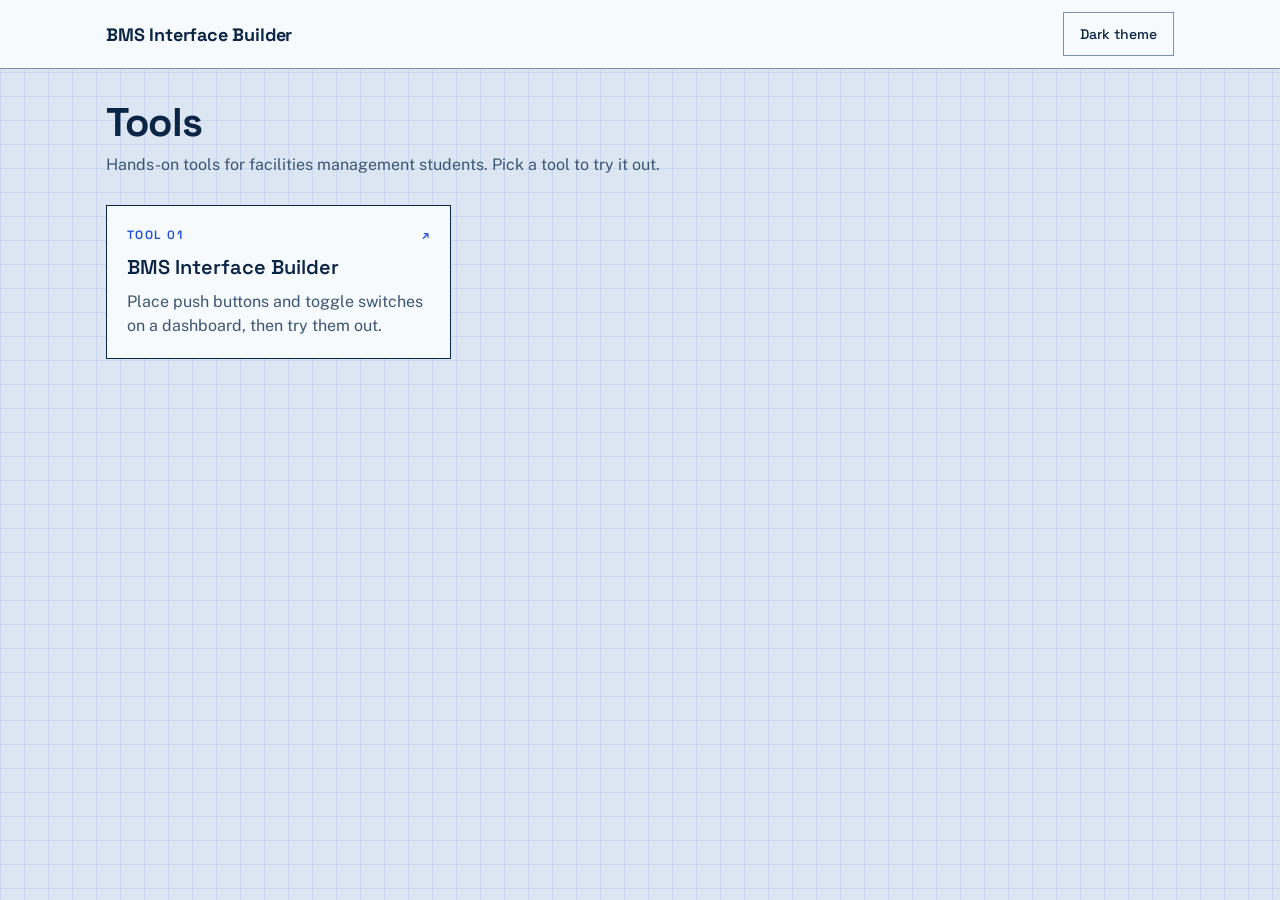
<file: index.html>
<!doctype html>
<html lang="en" data-theme="light">
<head>
  <meta charset="utf-8">
  <meta name="viewport" content="width=device-width, initial-scale=1">
  <title>BMS Interface Builder</title>
  <link rel="preconnect" href="https://fonts.googleapis.com">
  <link rel="preconnect" href="https://fonts.gstatic.com" crossorigin>
  <link rel="stylesheet" href="https://fonts.googleapis.com/css2?family=Public+Sans:wght@400;500;600&family=Space+Grotesk:wght@500;600;700&display=swap">
  <link rel="stylesheet" href="css/main.css">
  <script src="js/theme.js"></script>
</head>
<body>
  <header class="site-header">
    <div class="container">
      <a class="site-name" href="index.html">BMS Interface Builder</a>
      <div class="header-actions">
        <button type="button" class="button" id="theme-toggle" aria-pressed="false">Dark theme</button>
      </div>
    </div>
  </header>

  <main class="container">
    <h1>Tools</h1>
    <p class="intro">
      Hands-on tools for facilities management students. Pick a tool to try it out.
    </p>

    <ul class="card-grid">
      <li>
        <a class="card" href="tools/bms-builder/index.html">
          <span class="eyebrow"><span>Tool 01</span><span aria-hidden="true">↗</span></span>
          <h2>BMS Interface Builder</h2>
          <p>Place push buttons and toggle switches on a dashboard, then try them out.</p>
        </a>
      </li>
    </ul>
  </main>
</body>
</html>
</file>
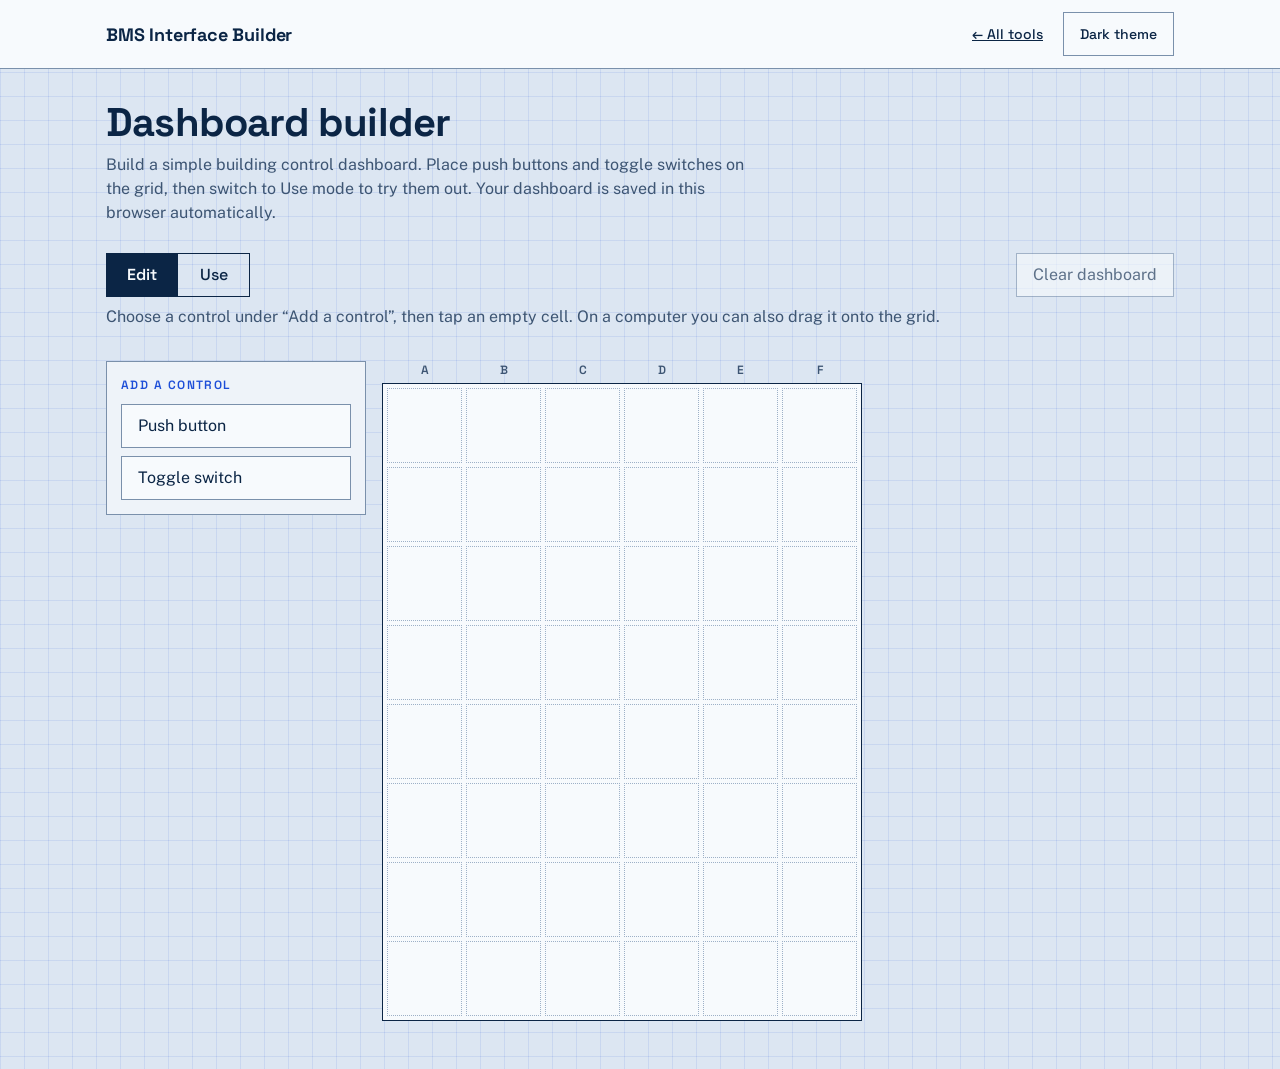
<file: tools/bms-builder/index.html>
<!doctype html>
<html lang="en" data-theme="light">
<head>
  <meta charset="utf-8">
  <meta name="viewport" content="width=device-width, initial-scale=1">
  <title>BMS Interface Builder — Dashboard</title>
  <link rel="preconnect" href="https://fonts.googleapis.com">
  <link rel="preconnect" href="https://fonts.gstatic.com" crossorigin>
  <link rel="stylesheet" href="https://fonts.googleapis.com/css2?family=Public+Sans:wght@400;500;600&family=Space+Grotesk:wght@500;600;700&display=swap">
  <link rel="stylesheet" href="../../css/main.css">
  <link rel="stylesheet" href="builder.css">
  <script src="../../js/theme.js"></script>
  <script src="builder.js" defer></script>
</head>
<body>
  <header class="site-header">
    <div class="container">
      <a class="site-name" href="../../index.html">BMS Interface Builder</a>
      <div class="header-actions">
        <a class="back-link" href="../../index.html">← All tools</a>
        <button type="button" class="button" id="theme-toggle" aria-pressed="false">Dark theme</button>
      </div>
    </div>
  </header>

  <main class="container">
    <h1>Dashboard builder</h1>
    <p class="intro">
      Build a simple building control dashboard. Place push buttons and
      toggle switches on the grid, then switch to Use mode to try them out.
      Your dashboard is saved in this browser automatically.
    </p>

    <div class="toolbar">
      <div class="mode-switch" role="group" aria-label="Mode">
        <button type="button" class="button" id="mode-edit" aria-pressed="true">Edit</button>
        <button type="button" class="button" id="mode-use" aria-pressed="false">Use</button>
      </div>
      <button type="button" class="button" id="clear">Clear dashboard</button>
    </div>

    <p class="hint" id="hint" aria-live="polite"></p>

    <div class="builder">
      <div class="sidebar">
        <section class="panel" id="palette" aria-labelledby="palette-title">
          <h2 class="eyebrow" id="palette-title">Add a control</h2>
          <div class="palette-items">
            <button type="button" class="button palette-item" data-type="button" aria-pressed="false">Push button</button>
            <button type="button" class="button palette-item" data-type="switch" aria-pressed="false">Toggle switch</button>
          </div>
        </section>

        <section class="panel" id="selected-panel" aria-labelledby="selected-title" hidden>
          <h2 class="eyebrow" id="selected-title">Selected control</h2>
          <label for="label-input">Label</label>
          <input type="text" id="label-input" maxlength="30" autocomplete="off">
          <div class="panel-actions">
            <button type="button" class="button" id="move" aria-pressed="false">Move</button>
            <button type="button" class="button" id="delete">Delete</button>
          </div>
        </section>
      </div>

      <div class="grid-wrap">
        <div class="grid-columns" aria-hidden="true">
          <span>A</span><span>B</span><span>C</span><span>D</span><span>E</span><span>F</span>
        </div>
        <div class="grid" id="grid" role="group" aria-label="Dashboard grid, 6 columns by 8 rows"></div>
      </div>
    </div>
  </main>
</body>
</html>
</file>
<file: css/main.css>
/* Shared styles for the portal and every tool page.
   Visual direction: "Blueprint" — ink blue on grid paper, square corners,
   thin lines, Space Grotesk for headings and labels, Public Sans for text. */

/* ---- Theme colours ---- */
:root,
:root[data-theme="light"] {
  --paper: #DCE6F2;          /* page background behind the grid lines */
  --grid-line: rgba(29, 78, 216, 0.10);
  --bg: #F7FAFD;             /* header, cards, panels */
  --surface: #EEF3F9;
  --text: #0B2545;           /* ink */
  --text-muted: #3D5573;
  --border: #7A90AB;         /* lines */
  --cell-border: #9DB0C7;
  --accent: #1D4ED8;
  --on: #C2410C;             /* a switch that is on */
  --on-text: #FFFFFF;
  --focus: #1D4ED8;
  color-scheme: light;
}

:root[data-theme="dark"] {
  --paper: #06142B;
  --grid-line: rgba(127, 178, 255, 0.10);
  --bg: #0B1E3A;
  --surface: #112A4F;
  --text: #EAF2FF;
  --text-muted: #A8BEDC;
  --border: #5E7FA8;
  --cell-border: #3A5A85;
  --accent: #7FB2FF;
  --on: #FF9F5A;
  --on-text: #0B1E3A;
  --focus: #7FB2FF;
  color-scheme: dark;
}

/* ---- Fonts ---- */
:root {
  --font-display: "Space Grotesk", system-ui, -apple-system, "Segoe UI", Roboto, sans-serif;
  --font-body: "Public Sans", system-ui, -apple-system, "Segoe UI", Roboto, sans-serif;
}

/* ---- Base ---- */
*,
*::before,
*::after {
  box-sizing: border-box;
}

body {
  margin: 0;
  background-color: var(--paper);
  background-image:
    linear-gradient(var(--grid-line) 1px, transparent 1px),
    linear-gradient(90deg, var(--grid-line) 1px, transparent 1px);
  background-size: 24px 24px;
  color: var(--text);
  font-family: var(--font-body);
  font-size: 1rem;
  line-height: 1.5;
}

a {
  color: inherit;
}

:focus-visible {
  outline: 3px solid var(--focus);
  outline-offset: 2px;
}

.container {
  width: 100%;
  max-width: 1100px;
  margin: 0 auto;
  padding-left: 16px;
  padding-right: 16px;
}

/* Small uppercase label, e.g. "Tool 01" or panel headings */
.eyebrow {
  font-family: var(--font-display);
  font-size: 0.75rem;
  font-weight: 600;
  letter-spacing: 0.12em;
  text-transform: uppercase;
  color: var(--accent);
}

/* ---- Header (same on every page) ---- */
.site-header {
  border-bottom: 1px solid var(--border);
  background: var(--bg);
}

.site-header .container {
  display: flex;
  flex-wrap: wrap;
  align-items: center;
  justify-content: space-between;
  gap: 8px 16px;
  padding-top: 12px;
  padding-bottom: 12px;
}

.site-name {
  font-family: var(--font-display);
  font-size: 1.125rem;
  font-weight: 700;
  letter-spacing: -0.01em;
  text-decoration: none;
}

.site-name:hover {
  text-decoration: underline;
}

.header-actions {
  display: flex;
  flex-wrap: wrap;
  align-items: center;
  gap: 8px 20px;
}

.button {
  min-height: 44px;
  padding: 8px 16px;
  border: 1px solid var(--border);
  border-radius: 0;
  background: var(--bg);
  color: var(--text);
  font: inherit;
  cursor: pointer;
}

.button:hover {
  background: var(--surface);
}

.site-header .button,
.back-link {
  font-family: var(--font-display);
  font-weight: 500;
  font-size: 0.875rem;
}

.site-header .button {
  background: transparent;
}

.back-link {
  display: inline-flex;
  align-items: center;
  min-height: 44px;
}

/* ---- Main content ---- */
main {
  padding-top: 32px;
  padding-bottom: 48px;
}

h1 {
  margin: 0 0 8px;
  font-family: var(--font-display);
  font-size: 2rem;
  font-weight: 700;
  letter-spacing: -0.02em;
  line-height: 1.1;
}

.intro {
  margin: 0 0 28px;
  max-width: 65ch;
  color: var(--text-muted);
}

/* ---- Tool cards ---- */
.card-grid {
  display: grid;
  grid-template-columns: 1fr;
  gap: 16px;
  margin: 0;
  padding: 0;
  list-style: none;
}

.card {
  display: flex;
  flex-direction: column;
  gap: 8px;
  height: 100%;
  padding: 20px;
  border: 1px solid var(--text);
  background: var(--bg);
  text-decoration: none;
}

.card:hover {
  background: var(--surface);
}

.card:hover h2 {
  text-decoration: underline;
}

.card .eyebrow {
  display: flex;
  justify-content: space-between;
}

.card h2 {
  margin: 0;
  font-family: var(--font-display);
  font-size: 1.25rem;
  font-weight: 600;
}

.card p {
  margin: 0;
  color: var(--text-muted);
}

/* Tablet */
@media (min-width: 600px) {
  .card-grid {
    grid-template-columns: repeat(2, 1fr);
  }
}

/* Desktop */
@media (min-width: 960px) {
  .card-grid {
    grid-template-columns: repeat(3, 1fr);
  }

  h1 {
    font-size: 2.5rem;
  }
}
</file>
<file: tools/bms-builder/builder.css>
/* Styles for the dashboard builder only.
   Colours and fonts come from the theme variables in css/main.css. */

[hidden] {
  display: none !important;
}

/* ---- Toolbar and hint ---- */
.toolbar {
  display: flex;
  flex-wrap: wrap;
  align-items: center;
  justify-content: space-between;
  gap: 8px;
  margin-bottom: 8px;
}

.mode-switch {
  display: flex;
}

.mode-switch .button {
  min-width: 72px;
  border-color: var(--text);
  background: transparent;
  font-family: var(--font-display);
  font-weight: 500;
}

.mode-switch .button:last-child {
  border-left: none;
}

/* Pressed state (active mode, chosen palette item, Move): inverted colours */
.mode-switch .button[aria-pressed="true"],
.palette-item[aria-pressed="true"],
#move[aria-pressed="true"] {
  background: var(--text);
  color: var(--bg);
  border-color: var(--text);
  font-weight: 600;
}

.button:disabled {
  cursor: not-allowed;
  opacity: 0.6;
}

.hint {
  min-height: 3em;
  margin: 0 0 8px;
  color: var(--text-muted);
}

/* ---- Layout: stacked on phones, sidebar beside the grid on desktop ---- */
.builder {
  display: flex;
  flex-direction: column;
  gap: 16px;
}

/* On phones: palette, then grid, then the selected-control panel,
   so the grid doesn't jump down when a control is selected */
.sidebar {
  display: contents;
}

#selected-panel {
  order: 1;
}

.panel {
  padding: 14px;
  border: 1px solid var(--border);
  background: var(--surface);
}

.panel h2 {
  margin: 0 0 10px;
}

.palette-items,
.panel-actions {
  display: flex;
  flex-wrap: wrap;
  gap: 8px;
}

.palette-item {
  user-select: none;
  text-align: left;
}

.panel label {
  display: block;
  margin-bottom: 4px;
  font-size: 0.875rem;
}

.panel input {
  width: 100%;
  min-height: 44px;
  margin-bottom: 10px;
  padding: 8px 10px;
  border: 1px solid var(--border);
  border-radius: 0;
  background: var(--bg);
  color: var(--text);
  font: inherit;
}

@media (min-width: 960px) {
  .builder {
    flex-direction: row;
    align-items: flex-start;
  }

  .sidebar {
    display: flex;
    flex-direction: column;
    gap: 16px;
    flex: 0 0 260px;
  }

  .palette-items {
    flex-direction: column;
  }
}

/* ---- Dashboard grid ---- */
.grid-wrap {
  width: 100%;
  max-width: 480px;
}

/* Column letters A–F above the grid, lined up with its columns */
.grid-columns {
  display: grid;
  grid-template-columns: repeat(6, 1fr);
  gap: 4px;
  padding: 0 5px 4px;
  font-family: var(--font-display);
  font-size: 0.75rem;
  font-weight: 600;
  text-align: center;
  color: var(--text-muted);
}

.grid {
  display: grid;
  grid-template-columns: repeat(6, 1fr);
  gap: 4px;
  width: 100%;
  padding: 4px;
  border: 1px solid var(--text);
  background: var(--bg);
  user-select: none;
}

.cell {
  aspect-ratio: 1;
  min-width: 0;
}

.cell-empty {
  display: block;
  width: 100%;
  height: 100%;
  padding: 0;
  border: 1px dotted var(--cell-border);
  border-radius: 0;
  background: transparent;
  color: var(--text-muted);
  font: inherit;
}

button.cell-empty {
  cursor: pointer;
}

button.cell-empty:hover,
.cell-empty.is-drop-target {
  border: 1px solid var(--border);
  background: var(--surface);
}

.cell-empty.is-drop-target {
  outline: 2px solid var(--accent);
  outline-offset: -2px;
}

/* ---- Controls on the grid ---- */
.control {
  display: flex;
  flex-direction: column;
  align-items: center;
  justify-content: center;
  gap: 2px;
  width: 100%;
  height: 100%;
  padding: 2px;
  overflow: hidden;
  border: 1.5px solid var(--text);
  border-radius: 0;
  background: var(--bg);
  color: var(--text);
  font-family: var(--font-display);
  font-size: 0.75rem;
  font-weight: 500;
  line-height: 1.15;
  cursor: pointer;
}

.control-button {
  border-radius: 999px;
}

.control-label {
  display: -webkit-box;
  -webkit-line-clamp: 2;
  -webkit-box-orient: vertical;
  overflow: hidden;
  max-width: 100%;
  overflow-wrap: anywhere;
  text-align: center;
}

.control-state {
  padding: 0 4px;
  border: 1px solid currentColor;
  font-size: 0.625rem;
  font-weight: 700;
  letter-spacing: 0.08em;
}

/* Switch on: orange; push button being pressed: inverted ink */
.control-switch[aria-checked="true"],
.control-switch[data-on="true"] {
  border-color: var(--on);
  background: var(--on);
  color: var(--on-text);
}

.control-button.is-pressed {
  background: var(--text);
  color: var(--bg);
}

/* Edit mode: selected control, and the control being moved */
.control.is-selected {
  outline: 2px dashed var(--accent);
  outline-offset: 3px;
}

.control.is-moving {
  border-style: dashed;
}

/* Copy of a control that follows the mouse while dragging */
.drag-ghost {
  position: fixed;
  z-index: 10;
  padding: 6px 10px;
  border: 1.5px solid var(--text);
  background: var(--bg);
  color: var(--text);
  font-family: var(--font-display);
  font-size: 0.875rem;
  pointer-events: none;
  transform: translate(-50%, -50%);
}

@media (min-width: 600px) {
  .control {
    font-size: 0.875rem;
  }

  .control-state {
    font-size: 0.6875rem;
  }
}
</file>
